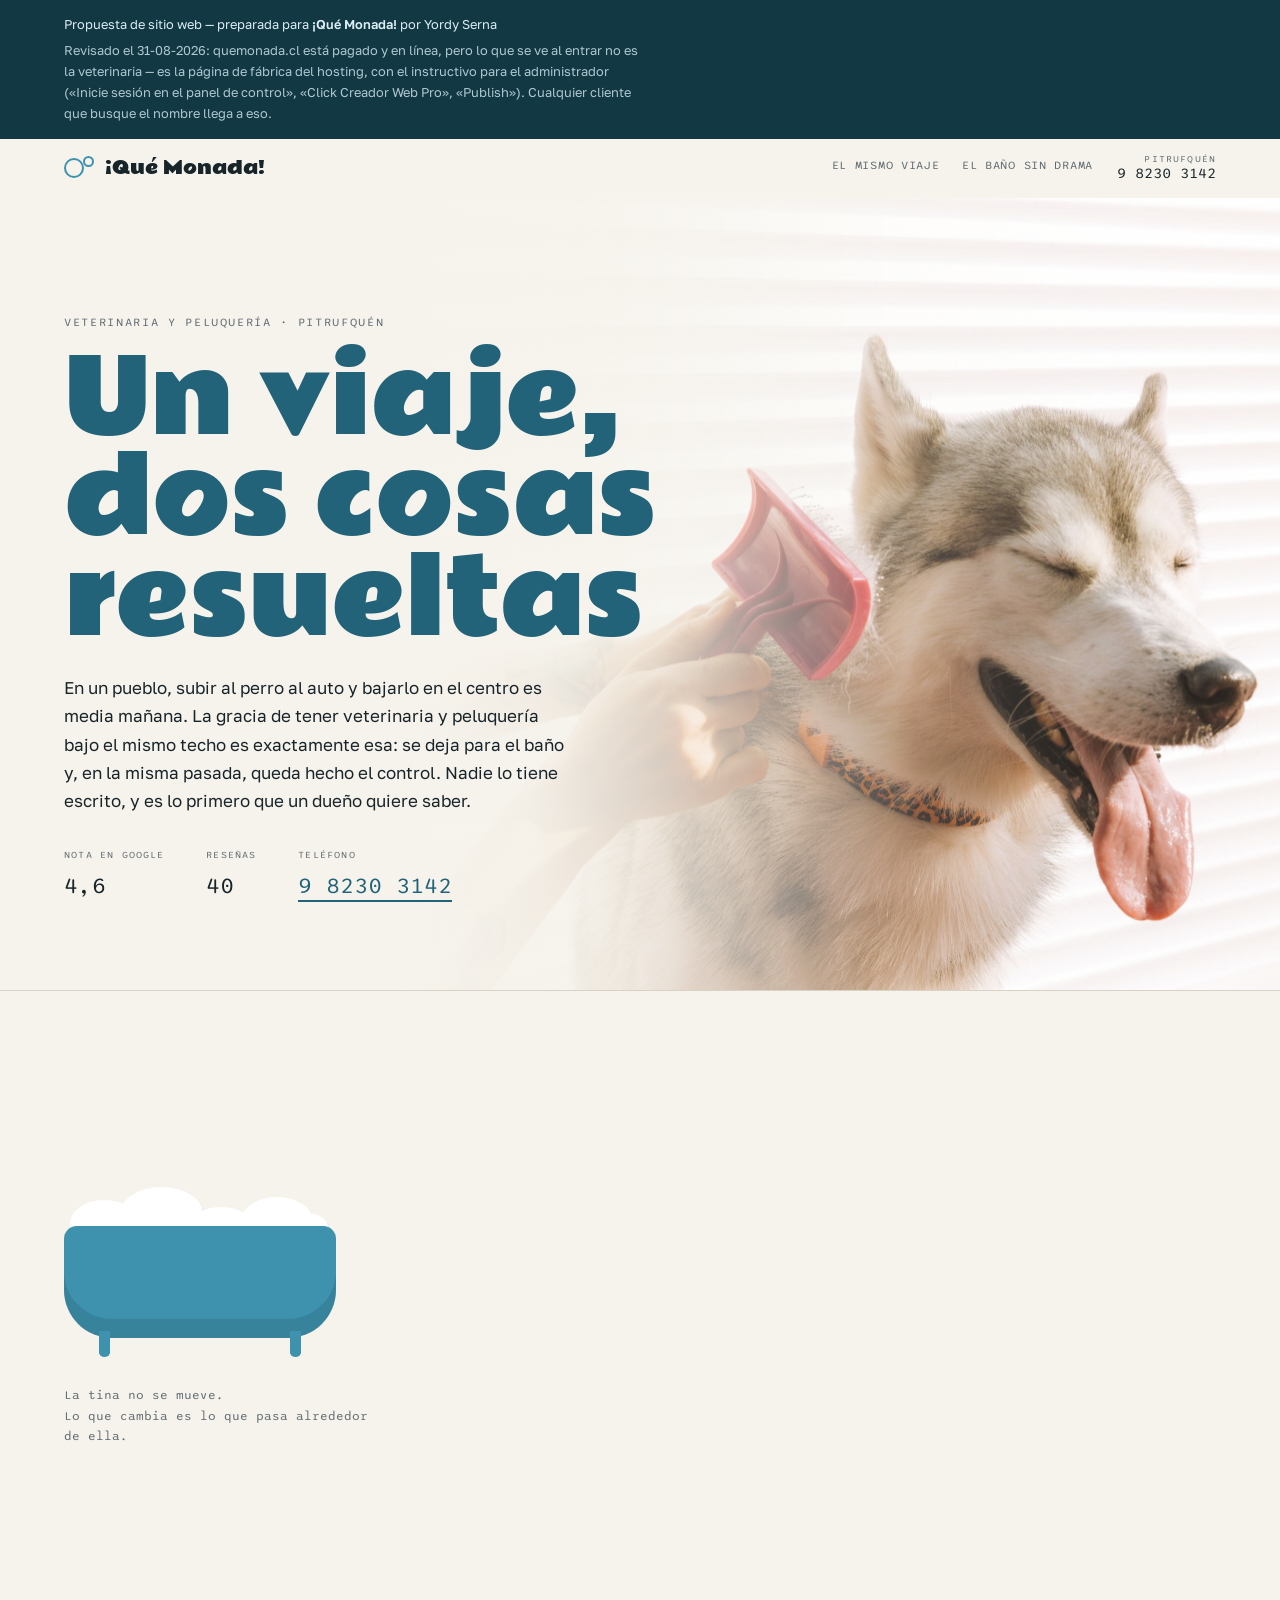
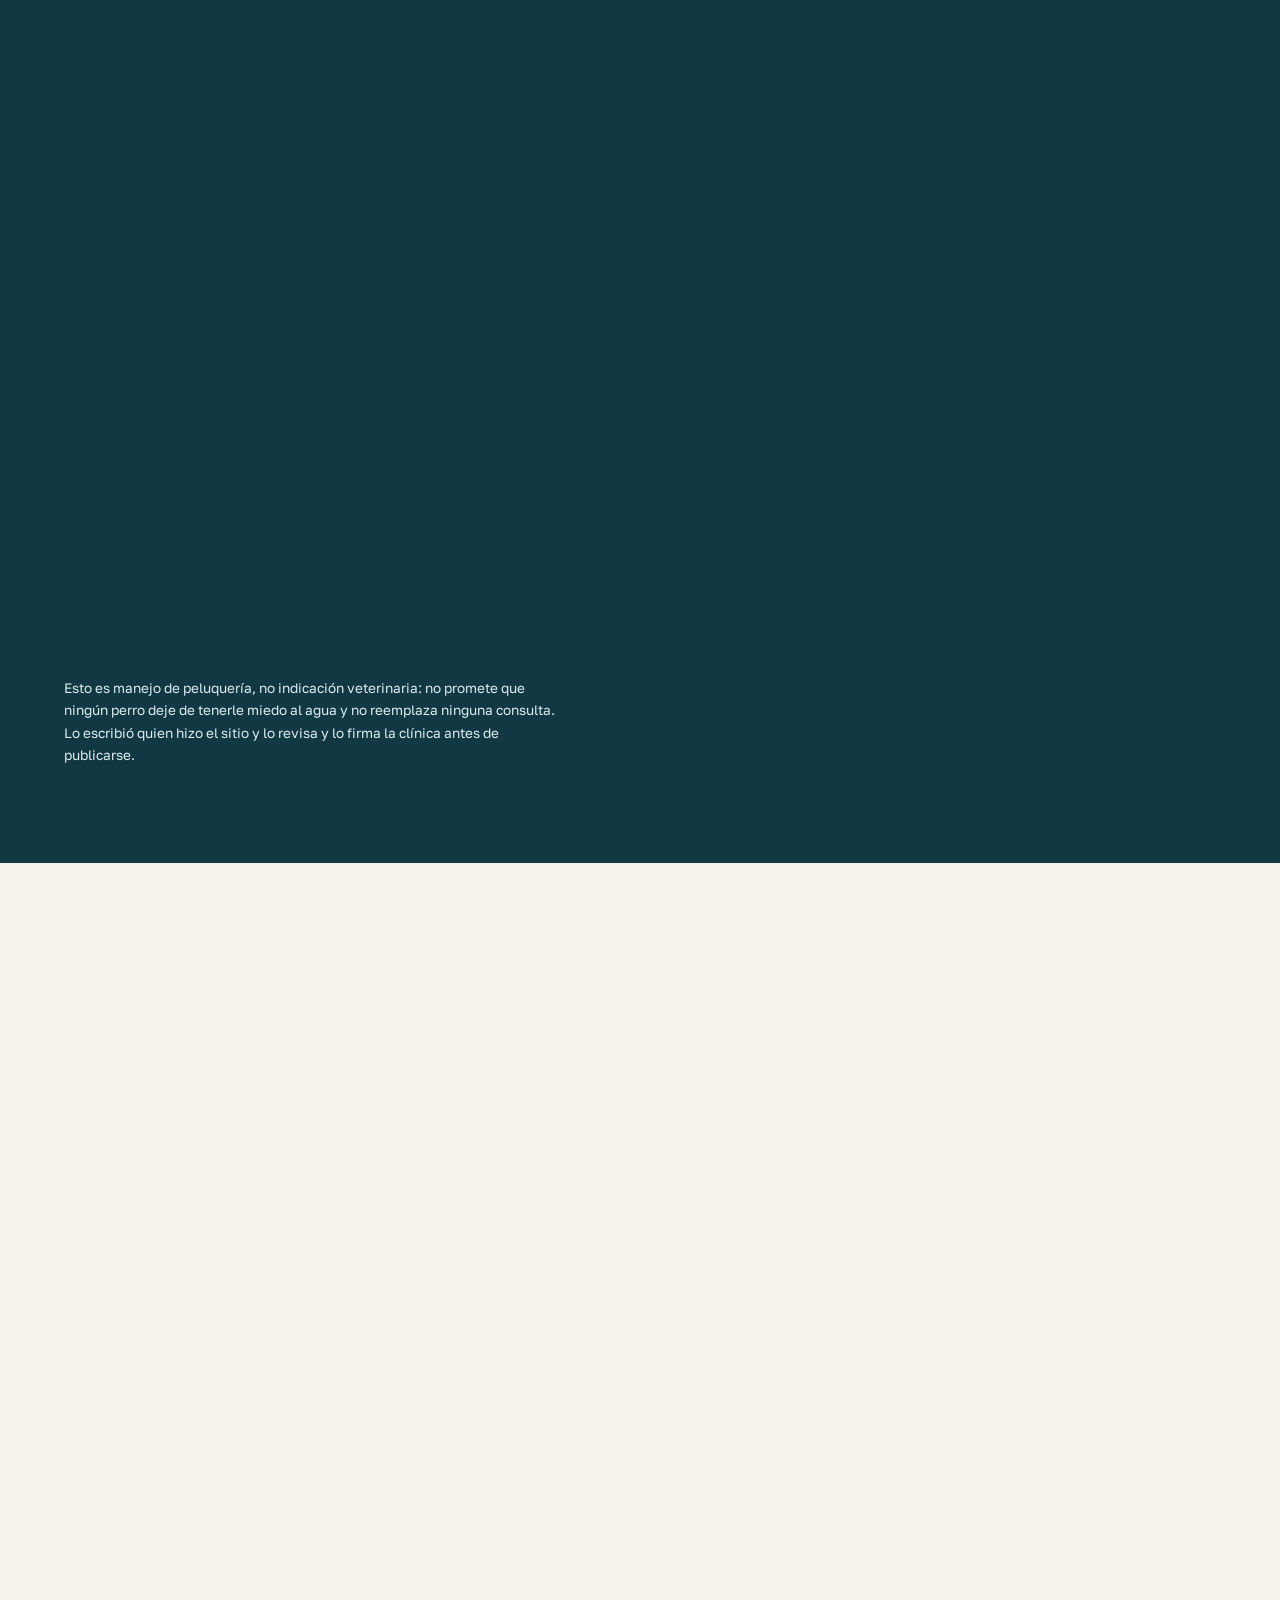
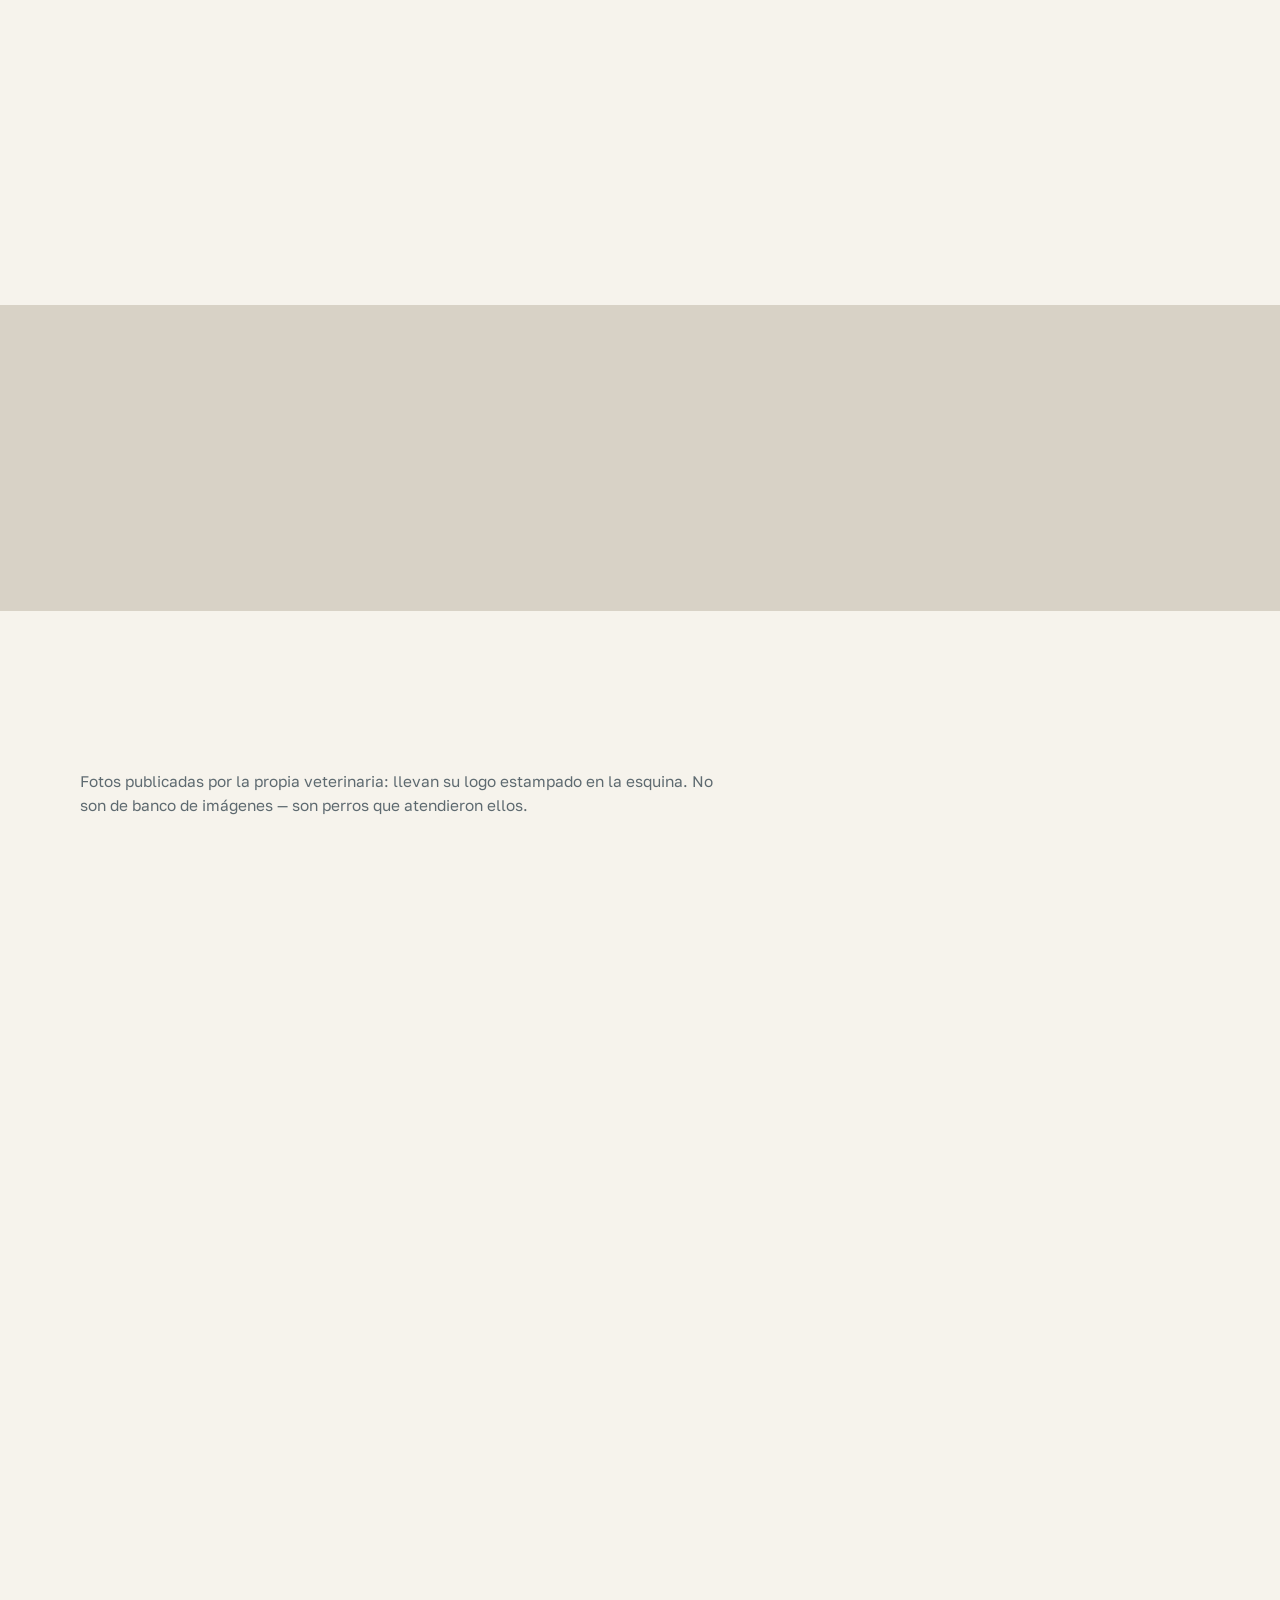
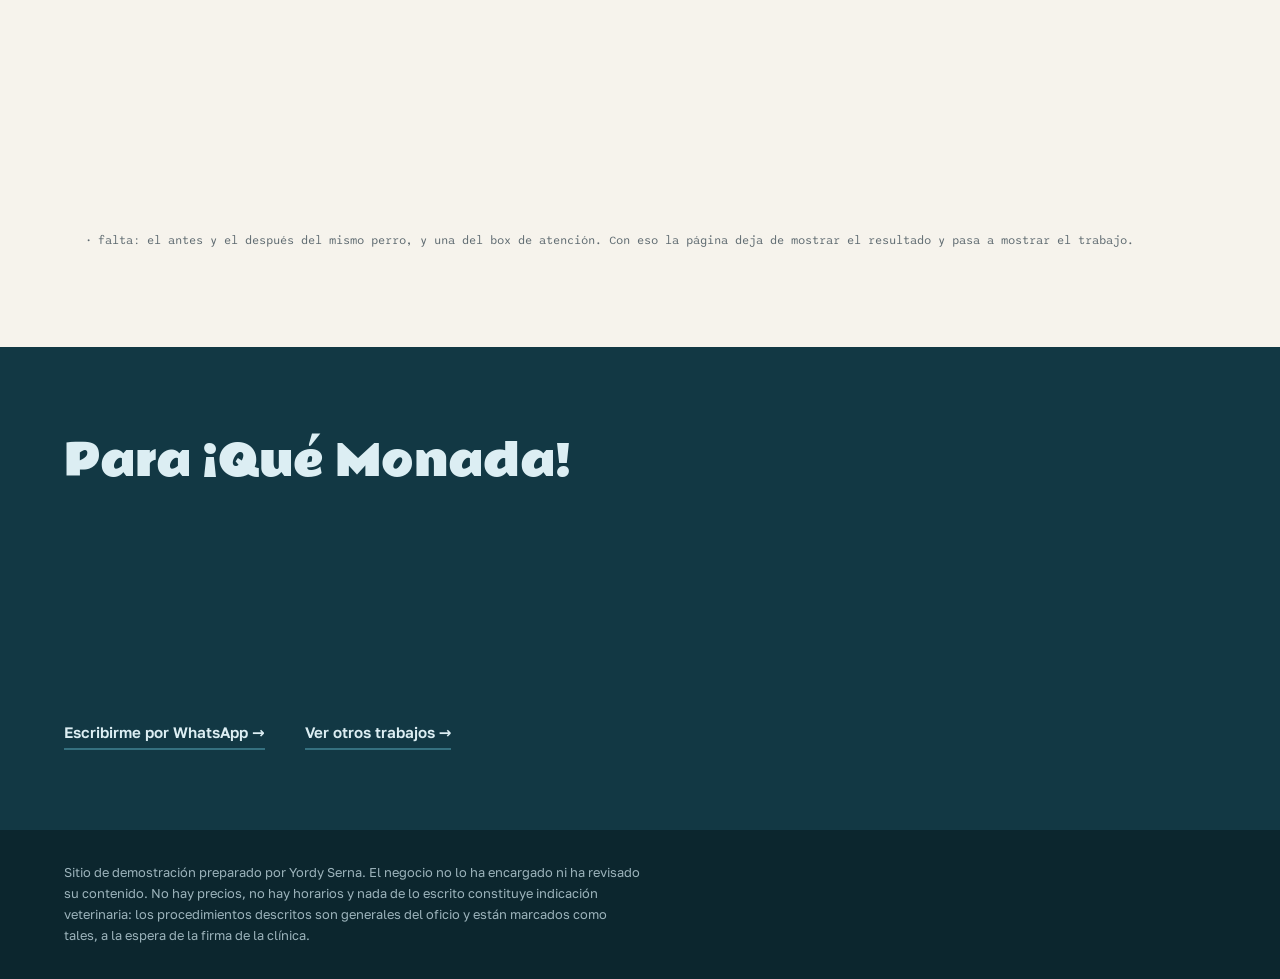
<file: index.html>
<!DOCTYPE html>
<html lang="es-CL" class="no-js">
<head>
<meta charset="utf-8">
<meta name="viewport" content="width=device-width, initial-scale=1">
<meta name="robots" content="noindex, nofollow">
<title>¡Qué Monada! — Pitrufquén</title>
<meta name="description" content="Veterinaria y peluquería canina en Pitrufquén. Baño y control en el mismo viaje, y cómo se maneja el perro al que no le gusta el agua.">

<!-- Política de seguridad de contenido: el navegador sólo puede cargar
     archivos de este mismo sitio. Sin CDN, sin librerías, sin rastreadores.
     Ver skills/web-blindada/references/csp-en-pages.md -->
<meta http-equiv="Content-Security-Policy" content="default-src 'none'; script-src 'self'; style-src 'self'; img-src 'self' data:; font-src 'self'; connect-src 'self'; media-src 'self'; form-action 'self'; base-uri 'none'; frame-src 'none'; object-src 'none'">
<meta name="referrer" content="strict-origin-when-cross-origin">

<!-- Rescate de la clase .js (regla 2 de la casa). En archivo, sin defer:
     inline lo bloquearía la CSP. -->
<script src="js/rescate.js"></script>

<!-- Fuentes propias: cero peticiones a terceros. -->
<link rel="preload" href="assets/fuentes/rammettoone-400-latin.woff2" as="font" type="font/woff2" crossorigin>
<link rel="stylesheet" href="assets/fuentes.css">
<link rel="stylesheet" href="css/estilo.css">
</head>
<body>

<div class="propuesta">
  <p class="propuesta__que">Propuesta de sitio web — preparada para <b>¡Qué Monada!</b> por Yordy Serna</p>
  <p class="propuesta__gancho">Revisado el 31-08-2026: quemonada.cl está pagado y en línea, pero lo que se ve al entrar no es la veterinaria — es la página de fábrica del hosting, con el instructivo para el administrador («Inicie sesión en el panel de control», «Click Creador Web Pro», «Publish»). Cualquier cliente que busque el nombre llega a eso.</p>
</div>

<header class="cab" id="cab">
  <a class="cab__marca" href="#portada">
    <span class="pompa-doble" aria-hidden="true"><i class="pd pd--g"></i><i class="pd pd--c"></i></span>
    <span class="cab__nombre">¡Qué Monada!</span>
  </a>
  <nav class="cab__nav" aria-label="Secciones">
    <a href="#combo">El mismo viaje</a>
    <a href="#agua">El baño sin drama</a>
  </nav>
  <a class="cab__tel" href="tel:+56982303142">
    <span class="cab__tel-rot">Pitrufquén</span>
    <span class="cab__tel-num">9 8230 3142</span>
  </a>
</header>

<main>

<!-- ========= PORTADA ========= -->
<section class="portada portada--foto" id="portada" aria-labelledby="t-portada">
  <!-- FONDO DE PORTADA: 2560 px, nitido. Se disuelve hacia el titular
       con un gradiente lateral, no con desenfoque. -->
  <div class="portada__foto" aria-hidden="true">
    <img src="imagenes/port-01.jpg" width="2560" height="1707"
         decoding="async" fetchpriority="high" alt="">
  </div>

  <div class="pompas" aria-hidden="true">
    <span class="pompa pompa--1"></span>
    <span class="pompa pompa--2"></span>
    <span class="pompa pompa--3"></span>
    <span class="revienta"></span>
  </div>

  <div class="portada__texto">
    <p class="sitio">Veterinaria y peluquería · Pitrufquén</p>
    <h1 id="t-portada">Un viaje,<br>dos cosas<br>resueltas</h1>
    <p class="bajada">En un pueblo, subir al perro al auto y bajarlo en el centro es media
      mañana. La gracia de tener veterinaria y peluquería bajo el mismo techo es
      exactamente esa: se deja para el baño y, en la misma pasada, queda hecho el control.
      Nadie lo tiene escrito, y es lo primero que un dueño quiere saber.</p>
    <dl class="specs">
      <div class="spec"><dt>nota en Google</dt><dd>4,6</dd></div>
      <div class="spec"><dt>reseñas</dt><dd>40</dd></div>
      <div class="spec"><dt>teléfono</dt><dd class="dd--tel"><a href="tel:+56982303142">9 8230 3142</a></dd></div>
    </dl>
  </div>
</section>

<!-- ========= LA PIEZA FIRMA — SPLIT STICKY (estructura G) ========= -->
<section class="combo" id="combo" aria-labelledby="t-combo">
  <!-- AURA DE COLOR: la foto de rubro reventada a desenfoque. No se lee
       como imagen: aporta color y luz detras de una seccion que si no
       seria fondo plano. Aca el desenfoque SI es el efecto, no un parche,
       y por eso el archivo va chico: a 64 px de blur, mas resolucion no
       cambia nada. Sin loading=lazy porque el elemento va en absoluto con
       z-index negativo y el navegador nunca lo considera visible. -->
  <div class="aura" aria-hidden="true">
    <img src="imagenes/aura-01.jpg" width="900" height="506" decoding="async" alt="">
  </div>


  <!-- El lado fijo: LA TINA. Dibujada en CSS, cero bytes de imagen. -->
  <div class="combo__fijo">
    <div class="tina" aria-hidden="true">
      <span class="tina__espuma">
        <i></i><i></i><i></i><i></i><i></i>
      </span>
      <span class="tina__cuerpo"></span>
      <span class="tina__pata tina__pata--i"></span>
      <span class="tina__pata tina__pata--d"></span>
    </div>
    <p class="tina__pie">La tina no se mueve.<br>Lo que cambia es lo que pasa
      alrededor de ella.</p>
  </div>

  <div class="combo__fluye">
    <p class="antetitulo">Baño y control</p>
    <h2 id="t-combo">El mismo viaje</h2>
    <p class="entrada">Ésta es la ventaja real de la casa y no está escrita en ninguna
      parte. Lo de abajo es cómo funciona un combo así en general; lo que hacen ustedes
      exactamente, lo confirman y se escribe con su nombre.</p>
    <p class="marca-ejemplo" data-ejemplo="Cómo funciona en general — el detalle lo confirma la clínica"></p>

    <ol class="viaje">
      <li class="v">
        <p class="v__rot">Al dejar</p>
        <h3>Se entrega para el baño</h3>
        <p>El animal queda en peluquería con la hora acordada. Es el momento en que el
          dueño dice si hay algo que le preocupa —una picazón, una uña, una oreja— y ese
          aviso es lo que hace posible todo lo demás.</p>
      </li>
      <li class="v">
        <p class="v__rot">Mientras está adentro</p>
        <h3>El control queda hecho</h3>
        <p>Con el animal ya en la casa y mojado hasta la piel, es cuando mejor se ve lo que
          en seco no se nota: la piel, las orejas, las uñas, un bulto. Si hay veterinario en
          el mismo local, revisar no cuesta un segundo viaje.
          <span class="falta">falta: confirmar si ustedes coordinan baño y control así</span></p>
      </li>
      <li class="v">
        <p class="v__rot">Al retirar</p>
        <h3>Una sola conversación</h3>
        <p>El dueño escucha una vez lo del baño y lo del control juntos, en vez de dos
          veces en dos lugares distintos. Si hay algo que tratar, se agenda ahí mismo.
          <span class="falta">falta: si entregan algo escrito al retirar</span></p>
      </li>
      <li class="v">
        <p class="v__rot">Lo que hay que decir de frente</p>
        <h3>Lo que NO es</h3>
        <p>No es una consulta veterinaria completa disfrazada de baño, y conviene decirlo
          así. Es una revisión de lo que se ve. Si aparece algo, se conversa y se agenda
          como corresponde: nadie diagnostica a un perro entre el shampoo y el secador.</p>
      </li>
    </ol>

    <p class="firma">La sección existe porque en Pitrufquén el viaje cuenta. Un dueño que
      vive a diez kilómetros no está comparando precios: está calculando cuántas veces
      tiene que sacar el auto.</p>
  </div>
</section>

<!-- ========= EL BAÑO SIN DRAMA ========= -->
<!-- ========= MEDIA PANTALLA ========= -->
<section class="mitades" aria-labelledby="t-mitades">
  <div class="mitades__foto">
    <img src="imagenes/media-01.jpg" width="2200" height="1468"
         loading="lazy" decoding="async" alt="">
  </div>
  <div class="mitades__texto">
    <p class="mitades__ante">La mitad que nadie explica</p>
    <h2 id="t-mitades">El baño se ve. La tusa se nota un mes.</h2>
    <p>Un baño mal secado se paga con hongos, y una tusa mal hecha se paga con un mes de perro raro. Por eso el orden importa: primero se revisa el pelaje, después se decide si se peina o se corta, y recién ahí se moja. Contarlo antes evita la conversación incómoda de después.</p>
  </div>
</section>

<section class="agua" id="agua" aria-labelledby="t-agua">
  <div class="agua__cabecera">
    <p class="antetitulo antetitulo--claro">El perro al que no le gusta el agua</p>
    <h2 id="t-agua">El baño sin drama</h2>
    <p class="entrada">Casi todas las casas tienen uno: el que ve la manguera y se
      esconde. No hay truco mágico y nadie debería prometerlo — hay oficio, que es otra
      cosa, y se puede explicar.</p>
    <p class="marca-ejemplo marca-ejemplo--claro" data-ejemplo="Manejo general del oficio — sin promesas, pendiente de firma"></p>
  </div>

  <div class="cartas">
    <article class="carta">
      <h3>El agua tibia y de a poco</h3>
      <p>Se moja desde las patas hacia arriba y se deja la cabeza para el final. El chorro
        directo en la cara es lo que convierte un baño incómodo en un baño peleado, y esa
        pelea el perro se la acuerda para la próxima vez.</p>
    </article>
    <article class="carta">
      <h3>El piso que no resbala</h3>
      <p>Buena parte del miedo no es al agua: es a patinar. Una alfombra de goma en la tina
        cambia el comportamiento de un perro nervioso más que cualquier otra cosa.</p>
    </article>
    <article class="carta">
      <h3>El ruido del secador</h3>
      <p>Para muchos es peor que el agua. Se puede secar con toalla y aire tibio a
        distancia, y tarda más — pero tarda menos que forzar a un animal que ya entró en
        pánico.</p>
    </article>
    <article class="carta">
      <h3>Cuándo se para</h3>
      <p>Si el animal pasa de incómodo a asustado de verdad, se para. Se termina lo mínimo,
        se seca y se conversa con el dueño qué hacer para la próxima. Un baño no vale un
        animal traumatizado.
        <span class="falta">falta: cómo lo manejan ustedes y qué le avisan al dueño</span></p>
    </article>
  </div>

  <p class="descargo">Esto es manejo de peluquería, no indicación veterinaria: no promete
    que ningún perro deje de tenerle miedo al agua y no reemplaza ninguna consulta. Lo
    escribió quien hizo el sitio y lo revisa y lo firma la clínica antes de publicarse.</p>
</section>

<!-- ========= EL CIERRE — T1 ========= -->
<!-- ========= LA CITA A SANGRE ========= -->
<section class="cita" aria-labelledby="t-cita">
  <div class="cita__foto" aria-hidden="true">
    <img src="imagenes/cita-01.jpg" width="2200" height="1468"
         loading="lazy" decoding="async" alt="">
  </div>
  <blockquote class="cita__texto">
    <p id="t-cita">Un viaje, dos cosas resueltas<br>
      <span class="cita__eco">Veterinaria y peluquería bajo el mismo techo</span></p>
  </blockquote>
</section>

<section class="cierre" id="llamar" aria-labelledby="t-cierre">
  <p class="cierre__rot">Para pedir hora</p>
  <h2 id="t-cierre" class="cierre__tel">
    <a href="tel:+56982303142">9 8230 3142</a>
  </h2>
  <p class="cierre__pie">Es el número publicado en su ficha de Google.</p>
</section>

<!-- ========= LA TIRA ========= -->
<section class="tira" aria-label="Tres imágenes del oficio">
  <figure class="tira__pieza">
    <img src="imagenes/tira-01.jpg" width="1100" height="618" loading="lazy" decoding="async" alt="Tijera despejando el pelo de las patas de un perro sobre la mesa.">
  </figure>
  <figure class="tira__pieza">
    <img src="imagenes/tira-02.jpg" width="1100" height="618" loading="lazy" decoding="async" alt="Corte de uñas a un perro, sujetando la pata con las dos manos.">
  </figure>
  <figure class="tira__pieza">
    <img src="imagenes/tirab-01.jpg" width="1100" height="618" loading="lazy" decoding="async" alt="Perro pequeño sobre la mesa de consulta veterinaria.">
  </figure>
</section>

<!-- ========= LAS FOTOS ========= -->
<section class="galeria" aria-labelledby="t-galeria">
  <h2 id="t-galeria" class="galeria__titulo">Los que salieron de la peluquería</h2>
  <p class="galeria__nota">Fotos publicadas por la propia veterinaria: llevan su logo estampado en la esquina. No son de banco de imágenes — son perros que atendieron ellos.</p>
  <div class="galeria__grilla">
    <figure class="gal gal--izq">
      <img src="imagenes/monada-01.jpg" width="649" height="432" loading="lazy" decoding="async"
           alt="Dos poodles blancos recién tusados, con pañoleta puesta, mirando a la cámara.">
      <figcaption>Dos del mismo día. La tusa y la pañoleta van incluidas.</figcaption>
    </figure>
    <figure class="gal gal--der">
      <img src="imagenes/monada-02.jpg" width="648" height="486" loading="lazy" decoding="async"
           alt="Fachada del local, revestida en zinc gris, con el letrero del logo sobre la puerta.">
      <figcaption>Así se ve desde la calle: el letrero con el logo sobre la puerta.</figcaption>
    </figure>
    <figure class="gal gal--abajo">
      <img src="imagenes/monada-03.jpg" width="649" height="432" loading="lazy" decoding="async"
           alt="Poodle blanco con pañoleta azul de lunares, recién peluqueado.">
      <figcaption>La misma de la portada. Pañoleta azul de lunares.</figcaption>
    </figure>
  </div>
  <p class="galeria__falta">falta: el antes y el después del mismo perro, y una del box de atención. Con eso la página deja de mostrar el resultado y pasa a mostrar el trabajo.</p>
</section>

</main>

<section class="dueno" aria-labelledby="t-dueno">
  <h2 id="t-dueno">Para ¡Qué Monada!</h2>
  <div class="dueno__cols">
    <div>
      <h3>Lo que está verificado</h3>
      <p>El 4,6 con 40 reseñas de su ficha de Google, el teléfono 9 8230 3142, y que
        quemonada.cl está pagado pero muestra la página de fábrica del hosting. Eso último
        se revisó el 31-08-2026 y se puede comprobar abriendo el dominio.</p>
    </div>
    <div>
      <h3>Lo que es general</h3>
      <p>Los cuatro pasos del viaje y las cuatro cartas del baño. Describen cómo funciona
        el oficio, no cómo funcionan ustedes: por eso van marcados y sin firma.</p>
    </div>
    <div>
      <h3>Lo que falta</h3>
      <p>Si de verdad coordinan baño y control en la misma visita, si entregan algo escrito
        al retirar, y cómo manejan al perro que se asusta. Con esas tres respuestas esta
        página deja de describir el rubro y pasa a describirlos a ustedes.</p>
    </div>
  </div>
  <p class="dueno__cierre">
    <a class="flecha" href="https://wa.me/56968650001" rel="noopener">Escribirme por WhatsApp <span aria-hidden="true">→</span></a>
    <a class="flecha" href="https://yordyserna.github.io" rel="noopener">Ver otros trabajos <span aria-hidden="true">→</span></a>
  </p>
</section>

<footer class="pie">
  <p>Sitio de demostración preparado por Yordy Serna. El negocio no lo ha encargado ni ha
    revisado su contenido. No hay precios, no hay horarios y nada de lo escrito constituye
    indicación veterinaria: los procedimientos descritos son generales del oficio y están
    marcados como tales, a la espera de la firma de la clínica.</p>
</footer>

<script src="js/main.js"></script>
</body>
</html>
</file>
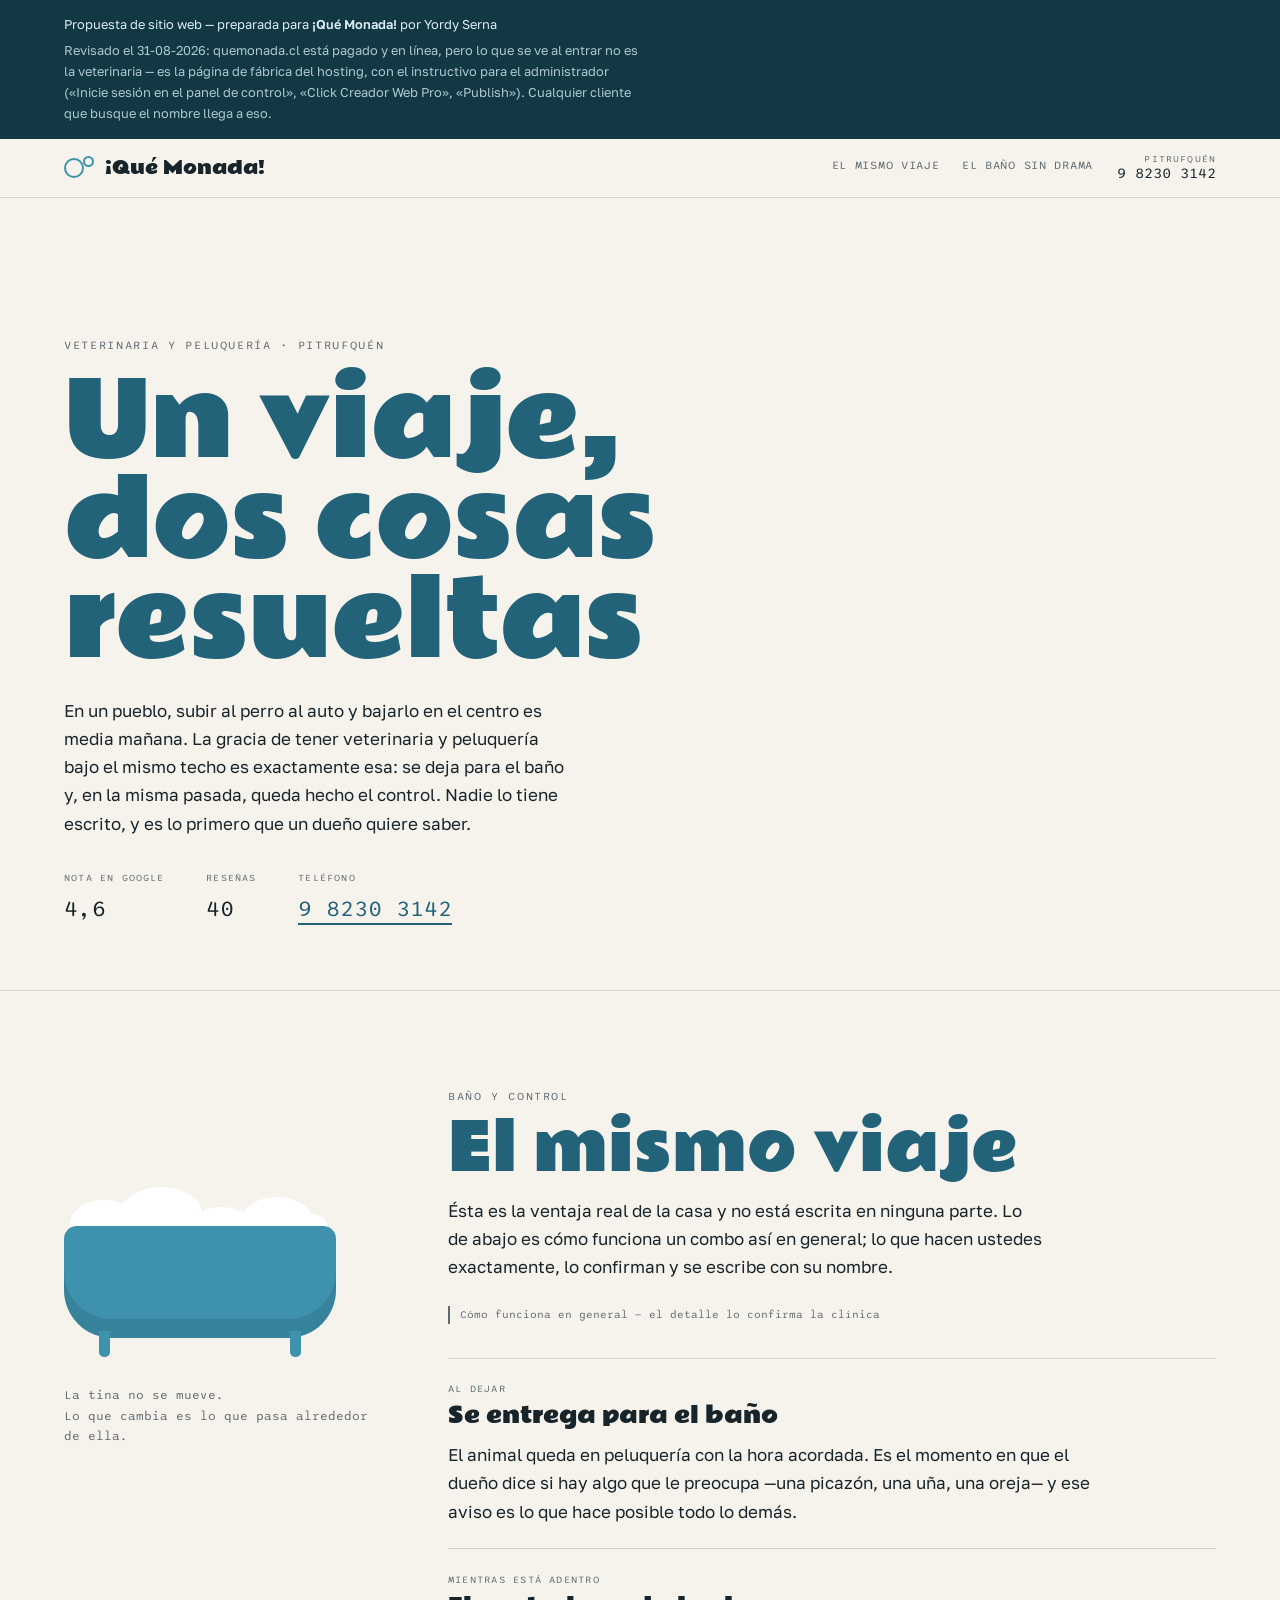
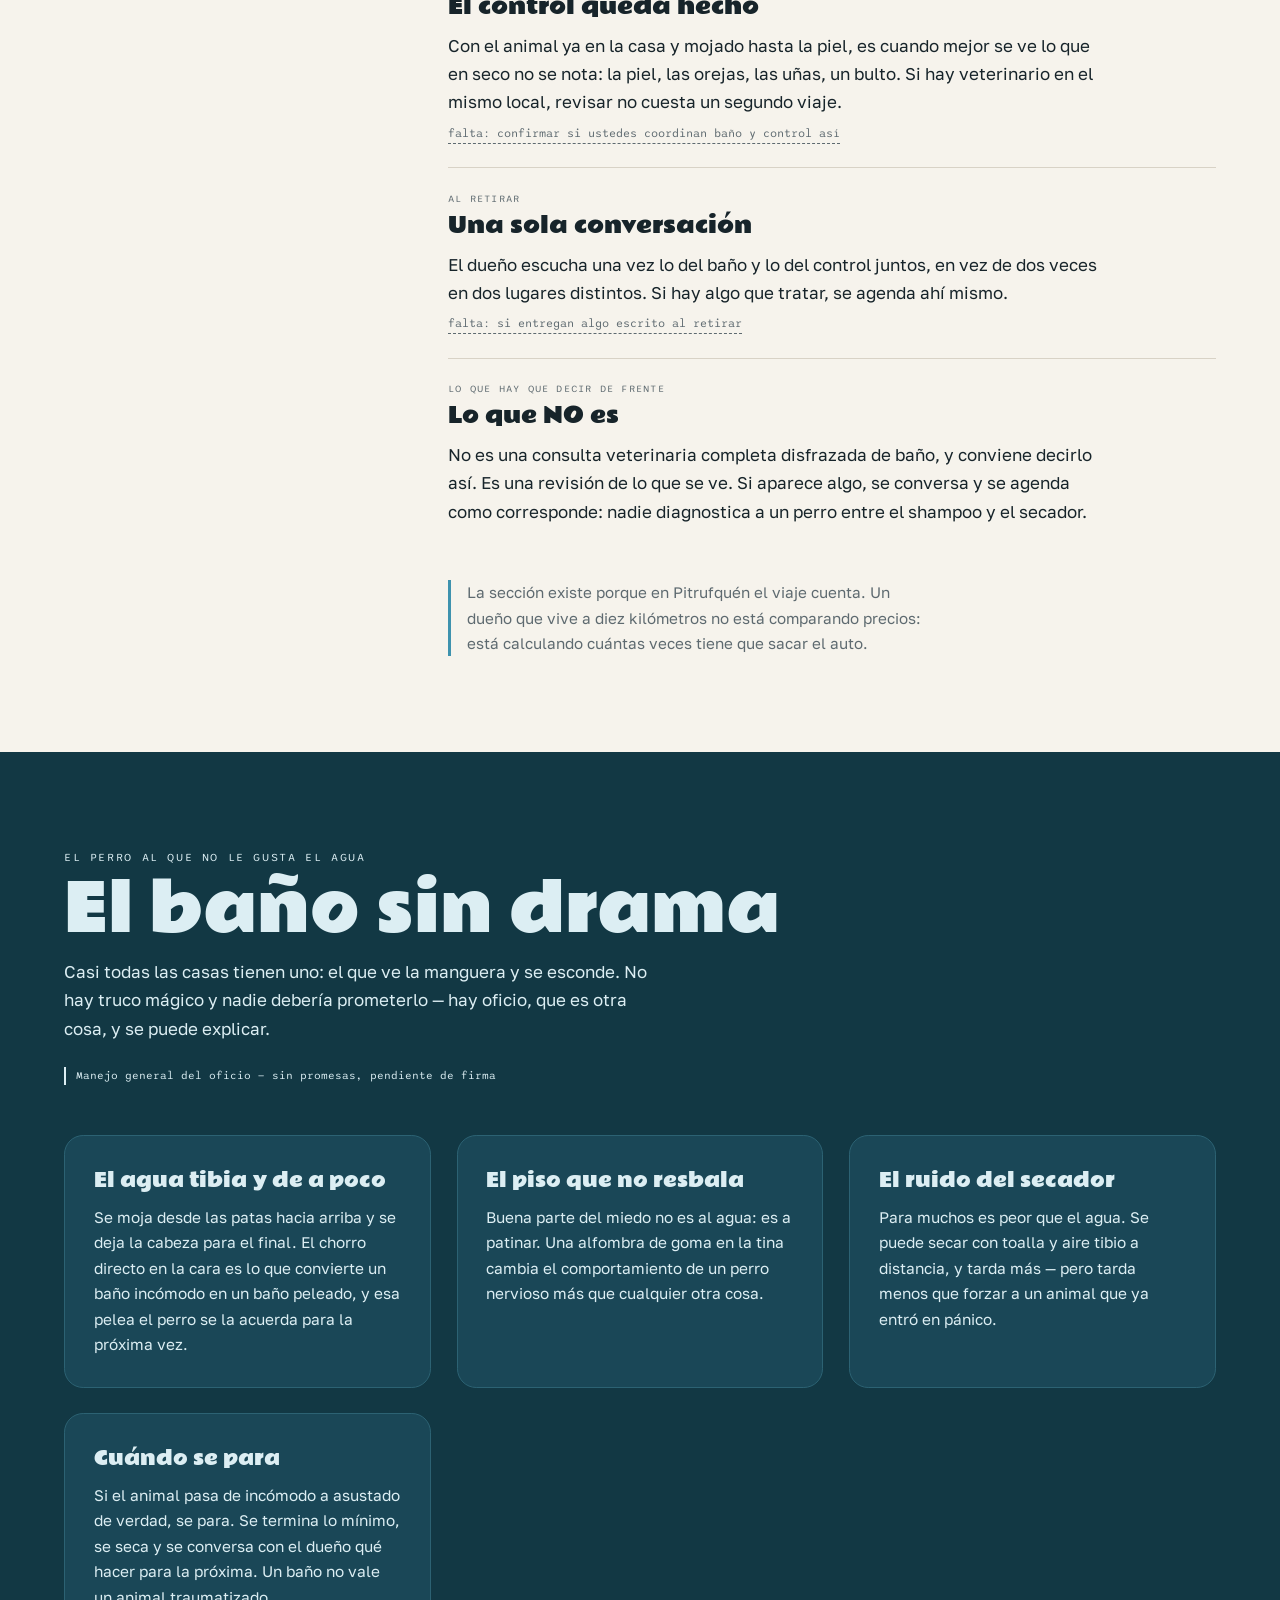
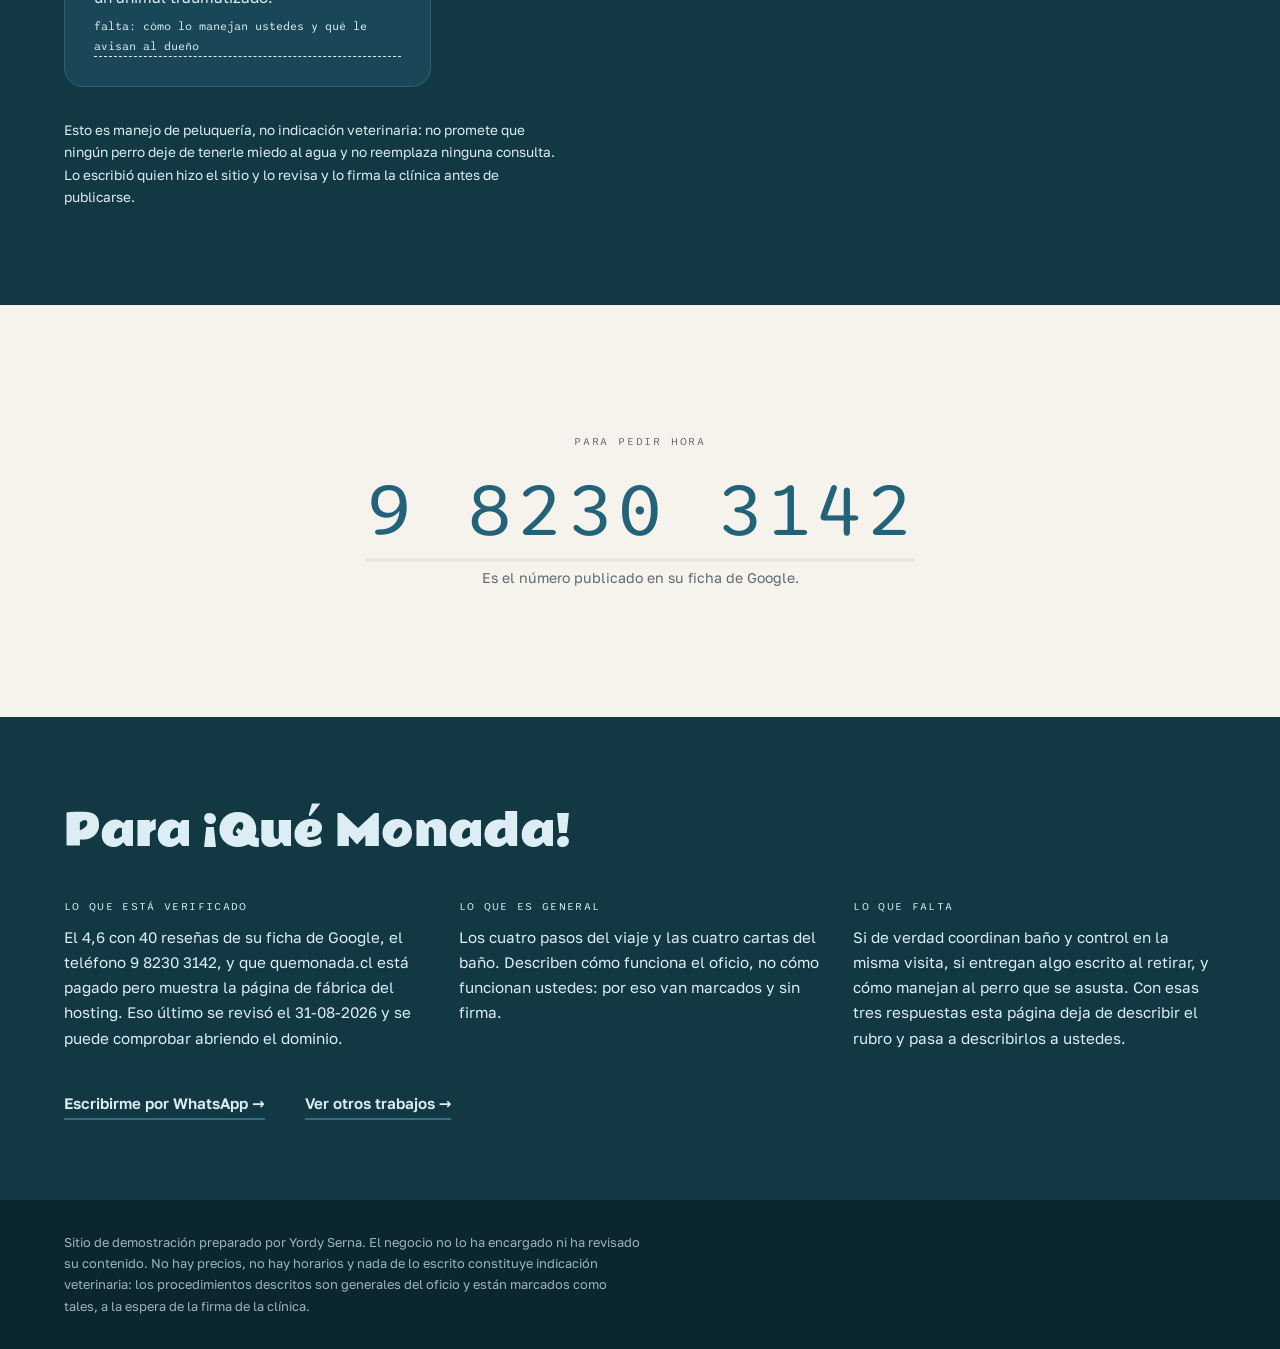
<file: _sinjs.html>
<!DOCTYPE html>
<html lang="es-CL" class="">
<head>
<meta charset="utf-8">
<meta name="viewport" content="width=device-width, initial-scale=1">
<meta name="robots" content="noindex, nofollow">
<title>¡Qué Monada! — Pitrufquén</title>
<meta name="description" content="Veterinaria y peluquería canina en Pitrufquén. Baño y control en el mismo viaje, y cómo se maneja el perro al que no le gusta el agua.">

<!-- Política de seguridad de contenido: el navegador sólo puede cargar
     archivos de este mismo sitio. Sin CDN, sin librerías, sin rastreadores.
     Ver skills/web-blindada/references/csp-en-pages.md -->
<meta http-equiv="Content-Security-Policy" content="default-src 'none'; script-src 'self'; style-src 'self'; img-src 'self' data:; font-src 'self'; connect-src 'self'; media-src 'self'; form-action 'self'; base-uri 'none'; frame-src 'none'; object-src 'none'">
<meta name="referrer" content="strict-origin-when-cross-origin">

<!-- Rescate de la clase .js (regla 2 de la casa). En archivo, sin defer:
     inline lo bloquearía la CSP. -->

<!-- Fuentes propias: cero peticiones a terceros. -->
<link rel="preload" href="assets/fuentes/rammettoone-400-latin.woff2" as="font" type="font/woff2" crossorigin>
<link rel="stylesheet" href="assets/fuentes.css">
<link rel="stylesheet" href="css/estilo.css">
</head>
<body>

<div class="propuesta">
  <p class="propuesta__que">Propuesta de sitio web — preparada para <b>¡Qué Monada!</b> por Yordy Serna</p>
  <p class="propuesta__gancho">Revisado el 31-08-2026: quemonada.cl está pagado y en línea, pero lo que se ve al entrar no es la veterinaria — es la página de fábrica del hosting, con el instructivo para el administrador («Inicie sesión en el panel de control», «Click Creador Web Pro», «Publish»). Cualquier cliente que busque el nombre llega a eso.</p>
</div>

<header class="cab" id="cab">
  <a class="cab__marca" href="#portada">
    <span class="pompa-doble" aria-hidden="true"><i class="pd pd--g"></i><i class="pd pd--c"></i></span>
    <span class="cab__nombre">¡Qué Monada!</span>
  </a>
  <nav class="cab__nav" aria-label="Secciones">
    <a href="#combo">El mismo viaje</a>
    <a href="#agua">El baño sin drama</a>
  </nav>
  <a class="cab__tel" href="tel:+56982303142">
    <span class="cab__tel-rot">Pitrufquén</span>
    <span class="cab__tel-num">9 8230 3142</span>
  </a>
</header>

<main>

<!-- ========= PORTADA ========= -->
<section class="portada" id="portada" aria-labelledby="t-portada">
  <div class="pompas" aria-hidden="true">
    <span class="pompa pompa--1"></span>
    <span class="pompa pompa--2"></span>
    <span class="pompa pompa--3"></span>
    <span class="revienta"></span>
  </div>

  <div class="portada__texto">
    <p class="sitio">Veterinaria y peluquería · Pitrufquén</p>
    <h1 id="t-portada">Un viaje,<br>dos cosas<br>resueltas</h1>
    <p class="bajada">En un pueblo, subir al perro al auto y bajarlo en el centro es media
      mañana. La gracia de tener veterinaria y peluquería bajo el mismo techo es
      exactamente esa: se deja para el baño y, en la misma pasada, queda hecho el control.
      Nadie lo tiene escrito, y es lo primero que un dueño quiere saber.</p>
    <dl class="specs">
      <div class="spec"><dt>nota en Google</dt><dd>4,6</dd></div>
      <div class="spec"><dt>reseñas</dt><dd>40</dd></div>
      <div class="spec"><dt>teléfono</dt><dd class="dd--tel"><a href="tel:+56982303142">9 8230 3142</a></dd></div>
    </dl>
  </div>
</section>

<!-- ========= LA PIEZA FIRMA — SPLIT STICKY (estructura G) ========= -->
<section class="combo" id="combo" aria-labelledby="t-combo">

  <!-- El lado fijo: LA TINA. Dibujada en CSS, cero bytes de imagen. -->
  <div class="combo__fijo">
    <div class="tina" aria-hidden="true">
      <span class="tina__espuma">
        <i></i><i></i><i></i><i></i><i></i>
      </span>
      <span class="tina__cuerpo"></span>
      <span class="tina__pata tina__pata--i"></span>
      <span class="tina__pata tina__pata--d"></span>
    </div>
    <p class="tina__pie">La tina no se mueve.<br>Lo que cambia es lo que pasa
      alrededor de ella.</p>
  </div>

  <div class="combo__fluye">
    <p class="antetitulo">Baño y control</p>
    <h2 id="t-combo">El mismo viaje</h2>
    <p class="entrada">Ésta es la ventaja real de la casa y no está escrita en ninguna
      parte. Lo de abajo es cómo funciona un combo así en general; lo que hacen ustedes
      exactamente, lo confirman y se escribe con su nombre.</p>
    <p class="marca-ejemplo" data-ejemplo="Cómo funciona en general — el detalle lo confirma la clínica"></p>

    <ol class="viaje">
      <li class="v">
        <p class="v__rot">Al dejar</p>
        <h3>Se entrega para el baño</h3>
        <p>El animal queda en peluquería con la hora acordada. Es el momento en que el
          dueño dice si hay algo que le preocupa —una picazón, una uña, una oreja— y ese
          aviso es lo que hace posible todo lo demás.</p>
      </li>
      <li class="v">
        <p class="v__rot">Mientras está adentro</p>
        <h3>El control queda hecho</h3>
        <p>Con el animal ya en la casa y mojado hasta la piel, es cuando mejor se ve lo que
          en seco no se nota: la piel, las orejas, las uñas, un bulto. Si hay veterinario en
          el mismo local, revisar no cuesta un segundo viaje.
          <span class="falta">falta: confirmar si ustedes coordinan baño y control así</span></p>
      </li>
      <li class="v">
        <p class="v__rot">Al retirar</p>
        <h3>Una sola conversación</h3>
        <p>El dueño escucha una vez lo del baño y lo del control juntos, en vez de dos
          veces en dos lugares distintos. Si hay algo que tratar, se agenda ahí mismo.
          <span class="falta">falta: si entregan algo escrito al retirar</span></p>
      </li>
      <li class="v">
        <p class="v__rot">Lo que hay que decir de frente</p>
        <h3>Lo que NO es</h3>
        <p>No es una consulta veterinaria completa disfrazada de baño, y conviene decirlo
          así. Es una revisión de lo que se ve. Si aparece algo, se conversa y se agenda
          como corresponde: nadie diagnostica a un perro entre el shampoo y el secador.</p>
      </li>
    </ol>

    <p class="firma">La sección existe porque en Pitrufquén el viaje cuenta. Un dueño que
      vive a diez kilómetros no está comparando precios: está calculando cuántas veces
      tiene que sacar el auto.</p>
  </div>
</section>

<!-- ========= EL BAÑO SIN DRAMA ========= -->
<section class="agua" id="agua" aria-labelledby="t-agua">
  <div class="agua__cabecera">
    <p class="antetitulo antetitulo--claro">El perro al que no le gusta el agua</p>
    <h2 id="t-agua">El baño sin drama</h2>
    <p class="entrada">Casi todas las casas tienen uno: el que ve la manguera y se
      esconde. No hay truco mágico y nadie debería prometerlo — hay oficio, que es otra
      cosa, y se puede explicar.</p>
    <p class="marca-ejemplo marca-ejemplo--claro" data-ejemplo="Manejo general del oficio — sin promesas, pendiente de firma"></p>
  </div>

  <div class="cartas">
    <article class="carta">
      <h3>El agua tibia y de a poco</h3>
      <p>Se moja desde las patas hacia arriba y se deja la cabeza para el final. El chorro
        directo en la cara es lo que convierte un baño incómodo en un baño peleado, y esa
        pelea el perro se la acuerda para la próxima vez.</p>
    </article>
    <article class="carta">
      <h3>El piso que no resbala</h3>
      <p>Buena parte del miedo no es al agua: es a patinar. Una alfombra de goma en la tina
        cambia el comportamiento de un perro nervioso más que cualquier otra cosa.</p>
    </article>
    <article class="carta">
      <h3>El ruido del secador</h3>
      <p>Para muchos es peor que el agua. Se puede secar con toalla y aire tibio a
        distancia, y tarda más — pero tarda menos que forzar a un animal que ya entró en
        pánico.</p>
    </article>
    <article class="carta">
      <h3>Cuándo se para</h3>
      <p>Si el animal pasa de incómodo a asustado de verdad, se para. Se termina lo mínimo,
        se seca y se conversa con el dueño qué hacer para la próxima. Un baño no vale un
        animal traumatizado.
        <span class="falta">falta: cómo lo manejan ustedes y qué le avisan al dueño</span></p>
    </article>
  </div>

  <p class="descargo">Esto es manejo de peluquería, no indicación veterinaria: no promete
    que ningún perro deje de tenerle miedo al agua y no reemplaza ninguna consulta. Lo
    escribió quien hizo el sitio y lo revisa y lo firma la clínica antes de publicarse.</p>
</section>

<!-- ========= EL CIERRE — T1 ========= -->
<section class="cierre" id="llamar" aria-labelledby="t-cierre">
  <p class="cierre__rot">Para pedir hora</p>
  <h2 id="t-cierre" class="cierre__tel">
    <a href="tel:+56982303142">9 8230 3142</a>
  </h2>
  <p class="cierre__pie">Es el número publicado en su ficha de Google.</p>
</section>

</main>

<section class="dueno" aria-labelledby="t-dueno">
  <h2 id="t-dueno">Para ¡Qué Monada!</h2>
  <div class="dueno__cols">
    <div>
      <h3>Lo que está verificado</h3>
      <p>El 4,6 con 40 reseñas de su ficha de Google, el teléfono 9 8230 3142, y que
        quemonada.cl está pagado pero muestra la página de fábrica del hosting. Eso último
        se revisó el 31-08-2026 y se puede comprobar abriendo el dominio.</p>
    </div>
    <div>
      <h3>Lo que es general</h3>
      <p>Los cuatro pasos del viaje y las cuatro cartas del baño. Describen cómo funciona
        el oficio, no cómo funcionan ustedes: por eso van marcados y sin firma.</p>
    </div>
    <div>
      <h3>Lo que falta</h3>
      <p>Si de verdad coordinan baño y control en la misma visita, si entregan algo escrito
        al retirar, y cómo manejan al perro que se asusta. Con esas tres respuestas esta
        página deja de describir el rubro y pasa a describirlos a ustedes.</p>
    </div>
  </div>
  <p class="dueno__cierre">
    <a class="flecha" href="https://wa.me/56968650001" rel="noopener">Escribirme por WhatsApp <span aria-hidden="true">→</span></a>
    <a class="flecha" href="https://yordyserna.github.io" rel="noopener">Ver otros trabajos <span aria-hidden="true">→</span></a>
  </p>
</section>

<footer class="pie">
  <p>Sitio de demostración preparado por Yordy Serna. El negocio no lo ha encargado ni ha
    revisado su contenido. No hay precios, no hay horarios y nada de lo escrito constituye
    indicación veterinaria: los procedimientos descritos son generales del oficio y están
    marcados como tales, a la espera de la firma de la clínica.</p>
</footer>

</body>
</html>
</file>
<file: assets/fuentes.css>
﻿/* ==================================================================
   Fuentes self-hosted. Generado por self-hostear-fuentes.ps1
   Origen: https://fonts.googleapis.com/css2?family=Rammetto+One&family=Golos+Text:wght@400..600&family=Sono:wght@400..500&display=swap

   Se sirven desde el mismo dominio: sin peticiones a Google, sin
   DNS ni TLS extra. La display va con <link rel=preload> en el HTML.
   Subset latin: cubre el espanol completo (tildes, enie, dieresis).
   ================================================================== */

@font-face {
  font-family: 'Golos Text';
  font-style: normal;
  font-weight: 400 600;
  font-display: swap;
  src: url('fuentes/golostext-var-latin.woff2') format('woff2');
  unicode-range: U+0000-00FF, U+0131, U+0152-0153, U+02BB-02BC, U+02C6, U+02DA, U+02DC, U+0304, U+0308, U+0329, U+2000-206F, U+20AC, U+2122, U+2191, U+2193, U+2212, U+2215, U+FEFF, U+FFFD;
}

@font-face {
  font-family: 'Rammetto One';
  font-style: normal;
  font-weight: 400;
  font-display: swap;
  src: url('fuentes/rammettoone-400-latin.woff2') format('woff2');
  unicode-range: U+0000-00FF, U+0131, U+0152-0153, U+02BB-02BC, U+02C6, U+02DA, U+02DC, U+0304, U+0308, U+0329, U+2000-206F, U+20AC, U+2122, U+2191, U+2193, U+2212, U+2215, U+FEFF, U+FFFD;
}

@font-face {
  font-family: 'Sono';
  font-style: normal;
  font-weight: 400 500;
  font-display: swap;
  src: url('fuentes/sono-var-latin.woff2') format('woff2');
  unicode-range: U+0000-00FF, U+0131, U+0152-0153, U+02BB-02BC, U+02C6, U+02DA, U+02DC, U+0304, U+0308, U+0329, U+2000-206F, U+20AC, U+2122, U+2191, U+2193, U+2212, U+2215, U+FEFF, U+FFFD;
}
</file>
<file: css/estilo.css>
/* ══════════════════════════════════════════════════════════════════
   ¡QUE MONADA! · Pitrufquen
   Demo 168. Identidad: «POMPAS DE JABON».

   EL NOMBRE SE ESCRIBE CON SUS SIGNOS: «¡Que Monada!», con apertura
   y cierre. Va asi en el <title>, en la cabecera y en el pie.

   LA DIRECCION EN UNA FRASE
   Una peluqueria canina con veterinaria al lado es, para el dueno,
   un viaje que rinde el doble. La pagina se ve como el agua de esa
   tina: crudo, celeste jabonoso y pompas — pero el contenido es
   logistica de pueblo, no ternura.

   LA PALETA
   --crudo    #F6F3EC  fondo
   --agua     #22637A  CELESTE JABONOSO para TEXTO (5,9:1 sobre crudo)
   --agua-obj #3E92AE  el mismo celeste para OBJETOS DIBUJADOS (la
                       tina, las pompas). NO SE USA EN TEXTO: sobre
                       crudo da 3,1:1. Leccion de la 154: el color de
                       texto y el color de objeto son dos variables
                       distintas y hay que declararlas por separado.
   --hondo    #123844  agua profunda: el fondo de la seccion oscura
   --espuma   #DCEEF3  texto sobre hondo (10,1:1)
   --tinta    #17242A  texto sobre crudo

   DESLINDE DE CELESTES DEL REGISTRO:
     · la bata de la 110 es UNIFORME (tela plana de clinica)
     · la manta de la 161 es TEXTIL de noche (opaca, abrigada)
     · el gel de la 173 sera una RAYA de pasta (viscosa)
   Este es AGUA JABONOSA: translucido, con espuma y con brillo. Por
   eso es el unico que aparece en forma de circulos y burbujas.

   EL TORNASOL DE LAS POMPAS — deslinde con el mejillon de la 141:
   aquel es NACAR, tornasol organico de concha, y va sobre una
   superficie dura. El de aca es de POMPA: aire y jabon, un anillo
   `conic-gradient` MUY suave en el borde y nada en el centro, porque
   una pompa es transparente por dentro.

   EL TRIO
   · display · Rammetto One — redonda y gordita, es letra de burbuja
     sin caer en infantil. Primera vez en el registro.
   · cuerpo  · Golos Text — humanista, redondeada, aguanta bien al
     lado de una display tan pesada.
   · dato    · Sono (variable) — REPETICION CONSCIENTE, no descuido:
     a la altura de la demo 168 el catalogo de monos de Google esta
     agotado (la columna de identidades.md lleva 40 nombres). Se
     elige la repeticion que MENOS se nota y que mejor calza: Sono es
     la unica mono de esquinas blandas del catalogo y esta pagina es
     toda curvas. Anotado en el registro.

   LA CABECERA (134ª del oficio) — LA POMPA DOBLE
   Dos circulos pegados, uno grande y uno chico, y el brillito de luz
   (un arco fino) en el grande. Sin el arco parecen dos puntos; con el
   arco son jabon.

   EL FONDO — POMPAS QUE FLOTAN Y UNA REVIENTA
   Tres pompas suben lentas derivando de lado, y arriba UNA revienta:
   desaparece dejando un anillo que se expande un instante.
   DESLINDE con la 91 (el schop): alli las burbujas eran CHICAS,
   MUCHAS y CONTINUAS, subiendo en columna dentro del vaso — gas
   disuelto. Estas son GRANDES, POCAS y SUELTAS, derivan de lado
   porque no van dentro de nada, y una revienta: el gas no revienta,
   el jabon si.
   Reduced-motion: pompas quietas y ninguna revienta.

   LA ESTRUCTURA — G (split sticky)
   Izquierda fija: LA TINA (objeto CSS, escalon 1 de profundidad-web:
   si se puede dibujar, se dibuja). Derecha: el combo baño+control.
   DESLINDE con los G del registro: aca el lado fijo es un objeto CON
   AGUA ADENTRO — la espuma se mueve sola mientras el texto pasa al
   lado.
   ══════════════════════════════════════════════════════════════════ */

:root {
  --crudo:    #F6F3EC;
  --crudo-2:  #ECE7DC;
  --agua:     #22637A;
  --agua-obj: #3E92AE;
  --hondo:    #123844;
  --espuma:   #DCEEF3;
  --tinta:    #17242A;
  --gris:     #5E6A70;
  --linea:    #D8D2C6;

  --display: 'Rammetto One', system-ui, sans-serif;
  --cuerpo:  'Golos Text', system-ui, -apple-system, 'Segoe UI', sans-serif;
  --dato:    'Sono', ui-monospace, 'Consolas', monospace;
}

*, *::before, *::after { box-sizing: border-box; }
[hidden] { display: none !important; }

html { -webkit-text-size-adjust: 100%; scroll-behavior: smooth; }
@media (prefers-reduced-motion: reduce) { html { scroll-behavior: auto; } }

body {
  margin: 0;
  background: var(--crudo);
  color: var(--tinta);
  font-family: var(--cuerpo);
  font-size: 1.0625rem;
  line-height: 1.66;
  overflow-x: hidden;
}

h1, h2, h3 { font-family: var(--display); font-weight: 400; margin: 0; }
p { margin: 0 0 1rem; }
a { color: inherit; }

:focus-visible { outline: 2px solid var(--agua); outline-offset: 3px; }

/* ── la banda de propuesta ── */
.propuesta {
  background: var(--hondo); color: var(--espuma);
  padding: .9rem clamp(1.2rem, 5vw, 4rem);
}
.propuesta__que { font-size: .8rem; margin: 0 0 .25rem; }
.propuesta__gancho { font-size: .8rem; color: #AFC8D1; margin: 0; max-width: 72ch; }

/* ── cabecera fantasma ── */
.cab {
  position: sticky; top: 0; z-index: 40;
  display: flex; align-items: center; gap: 1.5rem;
  padding: .85rem clamp(1.2rem, 5vw, 4rem);
  background: var(--crudo);
  border-bottom: 1px solid var(--linea);
}
.js .cab { transition: background-color .3s, border-color .3s; }
.js .cab:not(.cab--flota) { background: transparent; border-bottom-color: transparent; }

.cab__marca { display: flex; align-items: center; gap: .7rem; text-decoration: none; }
.cab__nombre { font-family: var(--display); font-size: 1.15rem; }

/* LA POMPA DOBLE — la cabecera 134ª. */
.pompa-doble { position: relative; display: block; width: 30px; height: 24px; flex: none; }
.pd { position: absolute; border-radius: 50%; border: 2px solid var(--agua-obj); }
.pd--g { left: 0; top: 2px; width: 20px; height: 20px; }
/* el brillito: un arco fino arriba a la izquierda. Sin esto son dos
   puntos; con esto son jabon. */
.pd--g::after {
  content: ''; position: absolute; left: 3px; top: 2px;
  width: 8px; height: 8px;
  border: 2px solid var(--crudo);
  border-radius: 50%;
  border-right-color: transparent; border-bottom-color: transparent;
  transform: rotate(-20deg);
}
.pd--c { right: 0; top: 0; width: 11px; height: 11px; }

.cab__nav { margin-left: auto; display: flex; gap: 1.4rem; }
.cab__nav a {
  font-family: var(--dato); font-size: .74rem;
  letter-spacing: .06em; text-transform: uppercase;
  text-decoration: none; color: var(--gris);
  border-bottom: 1px solid transparent; padding-bottom: 2px;
}
.cab__nav a:hover { color: var(--agua); border-bottom-color: var(--agua); }

.cab__tel { text-decoration: none; text-align: right; line-height: 1.15; }
.cab__tel-rot {
  display: block; font-family: var(--dato); font-size: .6rem;
  letter-spacing: .12em; text-transform: uppercase; color: var(--gris);
}
.cab__tel-num { display: block; font-family: var(--dato); font-size: .95rem; }

@media (max-width: 820px) {
  .cab__nav { display: none; }
  .cab__tel { margin-left: auto; }
}

/* ══════ PORTADA ══════ */
.portada {
  position: relative;
  min-height: 88svh;
  display: flex; align-items: center;
  padding: clamp(2rem, 6vw, 5rem) clamp(1.2rem, 5vw, 4rem) 0;
  overflow: hidden;
}
.portada__texto { position: relative; z-index: 2; max-width: 44rem; }

/* LAS POMPAS */
.pompas { position: absolute; inset: 0; z-index: 1; pointer-events: none; }
.pompa, .revienta {
  position: absolute; border-radius: 50%;
  border: 2px solid rgba(62,146,174,.42);
  /* el tornasol: un anillo conico MUY suave y el centro vacio, porque
     una pompa es transparente por dentro. */
  background:
    radial-gradient(circle at 30% 28%, rgba(255,255,255,.85) 0 6%, rgba(255,255,255,0) 26%),
    conic-gradient(from 210deg,
      rgba(255,214,236,.30), rgba(214,240,255,.30), rgba(226,255,232,.30),
      rgba(255,246,206,.30), rgba(255,214,236,.30));
  -webkit-mask-image: radial-gradient(circle, transparent 54%, #000 62%);
          mask-image: radial-gradient(circle, transparent 54%, #000 62%);
}
/* el brillito NO puede ir enmascarado, asi que va aparte */
.pompa::after {
  content: ''; position: absolute; left: 22%; top: 18%;
  width: 22%; height: 22%; border-radius: 50%;
  background: rgba(255,255,255,.9);
}
.pompa--1 { width: 96px; height: 96px; left: 8%;  bottom: -140px; }
.pompa--2 { width: 58px; height: 58px; left: 62%; bottom: -120px; }
.pompa--3 { width: 132px; height: 132px; left: 82%; bottom: -180px; }

.js .pompa--1 { animation: flotar 26s linear infinite; }
.js .pompa--2 { animation: flotar 34s linear infinite 6s; }
.js .pompa--3 { animation: flotar 30s linear infinite 12s; }

/* suben y DERIVAN de lado: una pompa no sube recta. */
@keyframes flotar {
  from { transform: translate(0, 0); }
  35%  { transform: translate(26px, -38svh); }
  70%  { transform: translate(-18px, -74svh); }
  to   { transform: translate(14px, -118svh); }
}

/* LA QUE REVIENTA: arriba, un anillo que se expande y se va. El resto
   del ciclo esta invisible. */
.revienta {
  width: 70px; height: 70px; left: 38%; top: 14%;
  opacity: 0;
}
.js .revienta { animation: reventar 18s ease-out infinite 9s; }
@keyframes reventar {
  0%       { opacity: 1; transform: scale(1); }
  22%      { opacity: 1; transform: scale(1.04); }
  26%      { opacity: .9; transform: scale(1.5); }
  30%, 100%{ opacity: 0; transform: scale(1.9); }
}

@media (prefers-reduced-motion: reduce) {
  .js .pompa--1, .js .pompa--2, .js .pompa--3 { animation: none; }
  .pompa--1 { bottom: 22%; } .pompa--2 { bottom: 46%; } .pompa--3 { bottom: 8%; }
  .revienta { display: none; }
}

.sitio {
  font-family: var(--dato); font-size: .74rem;
  letter-spacing: .14em; text-transform: uppercase;
  color: var(--gris); margin-bottom: 1rem;
}
h1 {
  font-size: clamp(2.7rem, 9vw, 6.4rem);
  line-height: .98; letter-spacing: -.01em;
  color: var(--agua); margin-bottom: 1.5rem;
}
.bajada { max-width: 46ch; margin-bottom: 2rem; }

.specs { display: flex; flex-wrap: wrap; gap: 1.6rem 2.6rem; margin: 0; }
.spec dt {
  font-family: var(--dato); font-size: .62rem;
  letter-spacing: .12em; text-transform: uppercase; color: var(--gris);
  margin-bottom: .2rem;
}
.spec dd { margin: 0; font-family: var(--dato); font-size: 1.45rem; }
.dd--tel a { text-decoration: none; color: var(--agua); border-bottom: 2px solid var(--agua); }

/* ══════ LA PIEZA FIRMA — SPLIT STICKY (G) ══════ */
.combo {
  display: grid;
  grid-template-columns: minmax(0, 20rem) minmax(0, 1fr);
  gap: clamp(1.5rem, 5vw, 4rem);
  padding: clamp(3rem, 8vw, 6rem) clamp(1.2rem, 5vw, 4rem);
  border-top: 1px solid var(--linea);
}
@media (max-width: 900px) {
  .combo { grid-template-columns: 1fr; }
}

.combo__fijo { position: sticky; top: 5.5rem; align-self: start; }
@media (max-width: 900px) { .combo__fijo { position: static; } }

/* LA TINA — dibujada, cero bytes de imagen (escalon 1). */
.tina { position: relative; width: 100%; max-width: 17rem; height: 12rem; margin-bottom: 1.2rem; }
.tina__cuerpo {
  position: absolute; left: 0; right: 0; top: 3.2rem; height: 7rem;
  background: var(--agua-obj);
  border-radius: .8rem .8rem 3rem 3rem;
  box-shadow: inset 0 -1.2rem 0 rgba(0,0,0,.10);
}
.tina__espuma { position: absolute; left: .4rem; right: .4rem; top: 1.6rem; height: 3rem; }
.tina__espuma i {
  position: absolute; bottom: 0;
  background: #FFFFFF;
  border-radius: 50%;
  box-shadow: inset -2px -3px 0 rgba(62,146,174,.18);
}
.tina__espuma i:nth-child(1) { left: 0;    width: 4.2rem; height: 3rem; }
.tina__espuma i:nth-child(2) { left: 3rem; width: 5.4rem; height: 3.8rem; }
.tina__espuma i:nth-child(3) { left: 7.4rem;width: 4rem;  height: 2.6rem; }
.tina__espuma i:nth-child(4) { right: 1rem; width: 4.6rem; height: 3.2rem; }
.tina__espuma i:nth-child(5) { right: 0;   width: 3rem;  height: 2.2rem; }
/* la espuma respira: es lo unico que se mueve del lado fijo. */
.js .tina__espuma i { animation: respirar 7s ease-in-out infinite; }
.js .tina__espuma i:nth-child(2) { animation-delay: 1.1s; }
.js .tina__espuma i:nth-child(3) { animation-delay: 2.3s; }
.js .tina__espuma i:nth-child(4) { animation-delay: .6s; }
.js .tina__espuma i:nth-child(5) { animation-delay: 3s; }
@keyframes respirar {
  0%, 100% { transform: translateY(0) scale(1); }
  50%      { transform: translateY(-3px) scale(1.04); }
}
@media (prefers-reduced-motion: reduce) {
  .js .tina__espuma i { animation: none; }
}
.tina__pata {
  position: absolute; top: 9.8rem; width: .7rem; height: 1.6rem;
  background: var(--agua-obj); border-radius: 0 0 .3rem .3rem;
}
.tina__pata--i { left: 2.2rem; }
.tina__pata--d { right: 2.2rem; }
.tina__pie { font-family: var(--dato); font-size: .78rem; color: var(--gris); margin: 0; }

.antetitulo {
  font-family: var(--dato); font-size: .72rem;
  letter-spacing: .14em; text-transform: uppercase; color: var(--gris);
  margin-bottom: .7rem;
}
.antetitulo--claro { color: var(--espuma); }

.combo h2, .agua h2 {
  font-size: clamp(2.2rem, 6vw, 4rem); line-height: 1;
  color: var(--agua); margin-bottom: 1rem;
}
.agua h2 { color: var(--espuma); }
.entrada { max-width: 54ch; }
.agua .entrada { color: var(--espuma); }

.marca-ejemplo::before {
  content: attr(data-ejemplo);
  display: inline-block;
  font-family: var(--dato); font-size: .68rem;
  color: var(--gris); border-left: 2px solid var(--gris); padding-left: .6rem;
}
.marca-ejemplo--claro::before { color: var(--espuma); border-left-color: var(--espuma); }

/* los cuatro pasos del viaje */
.viaje { list-style: none; margin: 2rem 0 0; padding: 0; }
.v { padding: 1.4rem 0; border-top: 1px solid var(--linea); }
.v__rot {
  font-family: var(--dato); font-size: .64rem;
  letter-spacing: .12em; text-transform: uppercase;
  color: var(--gris); margin-bottom: .25rem;
}
.v h3 { font-size: 1.35rem; color: var(--tinta); margin-bottom: .45rem; }
.v p { max-width: 60ch; margin-bottom: 0; }

/* «falta»: la pagina es mayormente CLARA, asi que el tono oscuro es
   el que va por defecto y el claro es la excepcion declarada. */
.falta {
  display: inline-block; margin-top: .45rem;
  font-family: var(--dato); font-size: .72rem;
  color: var(--gris); border-bottom: 1px dashed var(--gris);
}
.agua .falta { color: var(--espuma); border-bottom-color: var(--espuma); }

.firma {
  max-width: 54ch; margin: 2rem 0 0; font-size: .95rem; color: var(--gris);
  border-left: 3px solid var(--agua-obj); padding-left: 1rem;
}

/* ══════ EL BAÑO SIN DRAMA ══════ */
.agua {
  background: var(--hondo); color: var(--espuma);
  padding: clamp(3rem, 8vw, 6rem) clamp(1.2rem, 5vw, 4rem);
}
.agua__cabecera { max-width: 54rem; margin-bottom: clamp(1.8rem, 4vw, 3rem); }

.cartas {
  display: grid;
  grid-template-columns: repeat(auto-fit, minmax(17rem, 1fr));
  gap: clamp(1rem, 2.5vw, 1.6rem);
}
.carta {
  background: #1A4757;
  border: 1px solid #2C6273;
  border-radius: 1.2rem;
  padding: clamp(1.2rem, 2.5vw, 1.8rem);
}
.carta h3 { font-size: 1.2rem; color: var(--espuma); margin-bottom: .5rem; }
.carta p { font-size: .96rem; margin-bottom: 0; color: var(--espuma); }

.descargo {
  max-width: 62ch; margin: 2rem 0 0; font-size: .85rem; color: var(--espuma);
}

/* ══════ CIERRE — T1 ══════ */
.cierre {
  padding: clamp(4rem, 10vw, 8rem) clamp(1.2rem, 5vw, 4rem);
  text-align: center;
}
.cierre__rot {
  font-family: var(--dato); font-size: .7rem;
  letter-spacing: .16em; text-transform: uppercase; color: var(--gris);
}
.cierre__tel { font-size: clamp(2rem, 8vw, 5rem); line-height: 1; margin-bottom: 1rem; }
.cierre__tel a {
  font-family: var(--dato); text-decoration: none; color: var(--agua);
  border-bottom: 4px solid var(--crudo-2);
}
.cierre__tel a:hover { border-bottom-color: var(--agua); }
.cierre__pie { font-size: .88rem; color: var(--gris); margin: 0; }

/* ══════ PARA LA CLINICA ══════ */
.dueno {
  background: var(--hondo); color: var(--espuma);
  padding: clamp(3rem, 7vw, 5rem) clamp(1.2rem, 5vw, 4rem);
}
.dueno h2 { font-size: clamp(1.8rem, 4.4vw, 2.6rem); margin-bottom: 2rem; color: var(--espuma); }
.dueno__cols {
  display: grid;
  grid-template-columns: repeat(auto-fit, minmax(15rem, 1fr));
  gap: 2rem; margin-bottom: 2.5rem;
}
.dueno h3 {
  font-family: var(--dato); font-size: .7rem;
  letter-spacing: .12em; text-transform: uppercase;
  color: var(--espuma); margin-bottom: .5rem;
}
.dueno p { color: var(--espuma); font-size: .95rem; margin: 0; }
.dueno__cierre { display: flex; flex-wrap: wrap; gap: 1.5rem 2.5rem; margin: 0; }
.flecha {
  font-weight: 600; text-decoration: none;
  border-bottom: 2px solid #35707F; padding-bottom: 2px;
}
.flecha:hover { border-bottom-color: var(--espuma); }

/* ══════ PIE ══════ */
.pie {
  background: #0C262E; color: #9DB4BC;
  padding: 2rem clamp(1.2rem, 5vw, 4rem);
  font-size: .8rem;
}
.pie p { max-width: 72ch; margin: 0; }

/* ── apariciones ── */
.js .rev { opacity: 0; transform: translateY(14px); }
.js .rev.ok {
  opacity: 1; transform: none;
  transition: opacity .6s ease, transform .6s ease;
}
@media (prefers-reduced-motion: reduce) {
  .js .rev { opacity: 1; transform: none; }
}


/* ══════ LAS FOTOS ══════
   Grilla dura, igual que el resto de la pagina: dos arriba y una ancha
   abajo. Cada figura llega desde un lado distinto — izquierda, derecha,
   abajo — con un retardo escalonado, para que se lean como tres cosas
   puestas sobre la mesa y no como un bloque que se enciende. */
.galeria {
  padding: clamp(3rem, 8vw, 6rem) clamp(1.2rem, 5vw, 4rem);
  max-width: 78rem; margin: 0 auto;
}
.galeria__titulo {
  font-family: var(--display); font-weight: 500;
  font-size: clamp(1.9rem, 4.4vw, 3.1rem); line-height: 1.05;
  margin: 0 0 .6rem; color: var(--tinta);
}
.galeria__nota {
  max-width: 40rem; margin: 0 0 2.2rem;
  color: var(--gris); font-size: .96rem; line-height: 1.6;
}
.galeria__grilla { display: grid; gap: clamp(.9rem, 2vw, 1.6rem); grid-template-columns: 1fr 1fr; }
.gal { margin: 0; background: var(--crudo-2); border: 1px solid var(--linea); padding: .6rem; }
.gal--abajo { grid-column: 1 / -1; }
.gal img {
  display: block; width: 100%; height: 100%;
  aspect-ratio: 3 / 2; object-fit: cover;
  border-bottom: 3px solid var(--agua);
}
.gal--abajo img { aspect-ratio: 16 / 7; }
.gal figcaption {
  font-family: var(--dato); font-size: .74rem; line-height: 1.5;
  color: var(--gris); padding: .65rem .2rem 0;
}
.galeria__falta {
  font-family: var(--dato); font-size: .74rem; color: var(--gris);
  margin: 1.4rem 0 0; padding-left: 1.1rem; position: relative;
}
.galeria__falta::before { content: '·'; position: absolute; left: .3rem; }

.js .gal.rev { opacity: 0; }
.js .gal--izq.rev   { transform: translateX(-2.4rem); }
.js .gal--der.rev   { transform: translateX(2.4rem); }
.js .gal--abajo.rev { transform: translateY(2.4rem) scale(.98); }
.js .gal.rev.ok {
  opacity: 1; transform: none;
  transition: opacity .8s ease, transform 1s cubic-bezier(.2,.7,.2,1);
}
.js .gal--der.rev.ok   { transition-delay: .12s; }
.js .gal--abajo.rev.ok { transition-delay: .22s; }

@media (max-width: 700px) {
  .galeria__grilla { grid-template-columns: 1fr; }
  .gal--abajo img { aspect-ratio: 3 / 2; }
}
@media (prefers-reduced-motion: reduce) {
  .js .gal.rev { opacity: 1; transform: none; }
}

/* ══════════════════════════════════════════════════════════════════
   LAS IMÁGENES DE RUBRO — seis tratamientos
   ══════════════════════════════════════════════════════════════════
   La página no puede ser texto sobre fondo plano de arriba abajo. Van
   seis apariciones distintas, para que el ojo no vea siempre lo mismo:
   portada disuelta, aura de color, media pantalla, cita a sangre, tira
   de tres, y la galería con las fotos propias del negocio.

   LA REGLA: la foto no se ensucia para poder leer encima. Lo que
   sostiene el contraste es un gradiente por zona. La ÚNICA excepción es
   el aura, donde el desenfoque no es un parche sino el efecto entero.

   Procedencia de cada archivo: imagenes/FUENTES.txt
   ══════════════════════════════════════════════════════════════════ */

/* ── 1 · PORTADA ── */
.portada--foto { padding-top: clamp(1.5rem, 3.5vh, 3.5rem); }
.portada--foto .portada__texto { max-width: 40rem; }
.portada__foto { position: absolute; z-index: 0; inset: 0; overflow: hidden; pointer-events: none; }
.portada__foto img {
  display: block; width: 100%; height: 100%;
  object-fit: cover; object-position: 58% 44%;
  -webkit-mask-image: linear-gradient(90deg, transparent 0%, transparent 28%,
              rgba(0,0,0,.18) 42%, rgba(0,0,0,.66) 58%, #000 72%, #000 100%);
          mask-image: linear-gradient(90deg, transparent 0%, transparent 28%,
              rgba(0,0,0,.18) 42%, rgba(0,0,0,.66) 58%, #000 72%, #000 100%);
}
.portada__foto::after {
  content: ""; position: absolute; inset: 0;
  background: linear-gradient(90deg, var(--crudo) 0%, var(--crudo) 30%,
              rgba(246,243,236,.66) 46%, rgba(246,243,236,.22) 68%, rgba(246,243,236,.06) 86%);
}
@media (prefers-reduced-motion: no-preference) {
  .portada__foto img { animation: respira 46s ease-in-out infinite alternate; }
}
@keyframes respira {
  from { transform: scale(1.04) translate3d(0, 0, 0); }
  to   { transform: scale(1.11) translate3d(-1.8%, -1.2%, 0); }
}
.js .portada--foto .portada__foto { opacity: 0; }
.js .portada--foto.ok .portada__foto { opacity: 1; transition: opacity 1.1s ease; }
.js .portada.rev,
.js .portada.rev.ok { opacity: 1; transform: none; transition: none; }
@media (max-width: 860px) {
  .portada--foto { padding-top: 36svh; }
  .portada__foto img {
    object-position: 50% 44%;
    -webkit-mask-image: linear-gradient(180deg, #000 0%, #000 30%, rgba(0,0,0,.34) 58%, transparent 78%);
            mask-image: linear-gradient(180deg, #000 0%, #000 30%, rgba(0,0,0,.34) 58%, transparent 78%);
  }
  .portada__foto::after {
    background: linear-gradient(180deg, rgba(246,243,236,0) 0%, rgba(246,243,236,.30) 42%, var(--crudo) 70%);
  }
}

/* ── 2 · AURA DE COLOR ── */
#combo { position: relative; isolation: isolate; overflow: hidden; }
.aura { position: absolute; z-index: -1; inset: -12% -8% auto -8%; height: 78%; pointer-events: none; }
.aura img {
  display: block; width: 100%; height: 100%; object-fit: cover;
  /* Acá el desenfoque ES el efecto: la foto deja de leerse y queda la luz. */
  filter: blur(64px) saturate(1.45);
  opacity: .38;
  transform: scale(1.25);
  /* Y se apaga EN LA IMAGEN, no con un velo encima. Un ::after que pinta
     el fondo apaga solo DENTRO del div: en el borde de abajo queda un
     corte recto a media seccion. Con la mascara la imagen misma se
     desvanece y no hay borde que cortar. */
  -webkit-mask-image: radial-gradient(ellipse 74% 58% at 50% 34%,
              #000 0%, #000 26%, rgba(0,0,0,.55) 52%, transparent 82%);
          mask-image: radial-gradient(ellipse 74% 58% at 50% 34%,
              #000 0%, #000 26%, rgba(0,0,0,.55) 52%, transparent 82%);
}
@media (prefers-reduced-motion: no-preference) {
  .aura img { animation: deriva-aura 68s ease-in-out infinite alternate; }
}
@keyframes deriva-aura {
  from { transform: scale(1.25) translate3d(-3%, 0, 0); }
  to   { transform: scale(1.38) translate3d(3%, -2%, 0); }
}

/* ── 3 · MEDIA PANTALLA ── */
.mitades {
  display: grid; grid-template-columns: 1fr 1fr; align-items: stretch;
  background: var(--crudo-2);
  /* overflow hidden porque las entradas son laterales: mientras el texto
     se desliza y la foto entra a escala, ambos se salen unos píxeles y
     aparece scroll horizontal por un segundo. */
  overflow: hidden;
}
.mitades__foto { position: relative; min-height: 62svh; overflow: hidden; }
.mitades__foto img { display: block; width: 100%; height: 100%; object-fit: cover; object-position: 52% 50%; }
.mitades__texto {
  padding: clamp(2.5rem, 6vw, 5rem) clamp(1.4rem, 4vw, 3.5rem);
  display: flex; flex-direction: column; justify-content: center;
  color: var(--tinta);
}
.mitades__ante {
  font-family: var(--dato); font-size: .72rem; letter-spacing: .16em;
  text-transform: uppercase; color: var(--gris); margin: 0 0 .9rem;
}
.mitades h2 {
  font-family: var(--display); font-weight: 500;
  font-size: clamp(1.7rem, 3.6vw, 2.8rem); line-height: 1.08;
  margin: 0 0 1rem; color: var(--tinta);
}
.mitades__texto p:last-child {
  margin: 0; font-size: 1rem; line-height: 1.65; color: var(--tinta); max-width: 34rem;
}
.js .mitades__texto.rev { opacity: 0; transform: translateX(1.6rem); }
.js .mitades__foto.rev  { opacity: 0; transform: scale(1.04); }
.js .mitades__texto.rev.ok,
.js .mitades__foto.rev.ok {
  opacity: 1; transform: none;
  transition: opacity .9s ease, transform 1.1s cubic-bezier(.2,.7,.2,1);
}
@media (max-width: 780px) {
  .mitades { grid-template-columns: 1fr; }
  .mitades__foto { min-height: 44svh; }
}

/* ── 4 · LA CITA A SANGRE ── */
.cita {
  position: relative; isolation: isolate; min-height: 70svh;
  display: flex; align-items: center; justify-content: center;
  padding: clamp(3rem, 9vw, 7rem) clamp(1.2rem, 5vw, 4rem);
  background: var(--crudo); overflow: hidden;
}
.cita__foto { position: absolute; inset: 0; z-index: -1; overflow: hidden; }
.cita__foto img { display: block; width: 100%; height: 100%; object-fit: cover; object-position: 50% 44%; }
/* Velo parejo y fuerte: el texto va centrado y grande, encima de la foto
   entera. Calculado sobre el peor caso —imagen del color contrario
   detrás— para que el ratio aguante sin ensuciar la imagen. */
.cita__foto::after {
  content: ""; position: absolute; inset: 0;
  background: linear-gradient(180deg, rgba(246,243,236,.72) 0%,
              rgba(246,243,236,.84) 45%, rgba(246,243,236,.90) 100%);
}
.cita__texto { margin: 0; max-width: 42rem; text-align: center; color: var(--tinta); }
.cita__texto p {
  font-family: var(--display); font-weight: 500;
  font-size: clamp(1.8rem, 4.6vw, 3.2rem); line-height: 1.16;
  margin: 0; color: var(--tinta);
}
.cita__eco {
  display: block; margin-top: 1.1rem;
  font-family: var(--dato); font-size: .82rem; letter-spacing: .1em;
  text-transform: uppercase; color: var(--agua);
}
.js .cita__texto.rev { opacity: 0; transform: translateY(16px); }
.js .cita__texto.rev.ok {
  opacity: 1; transform: none;
  transition: opacity 1s ease, transform 1s cubic-bezier(.2,.7,.2,1);
}
@media (prefers-reduced-motion: no-preference) {
  .cita__foto img { animation: respira-cita 58s ease-in-out infinite alternate; }
}
@keyframes respira-cita {
  from { transform: scale(1.06) translate3d(0, 0, 0); }
  to   { transform: scale(1.13) translate3d(1.4%, -1%, 0); }
}

/* ── 5 · LA TIRA ── */
.tira { display: grid; grid-template-columns: repeat(3, 1fr); gap: 2px; background: var(--linea); }
.tira__pieza { margin: 0; overflow: hidden; height: 34svh; min-height: 220px; }
.tira__pieza img {
  display: block; width: 100%; height: 100%; object-fit: cover;
  transition: transform 1.1s cubic-bezier(.2,.7,.2,1);
}
@media (hover: hover) and (pointer: fine) {
  .tira__pieza:hover img { transform: scale(1.05); }
}
.js .tira__pieza.rev { opacity: 0; transform: translateY(1.4rem); }
.js .tira__pieza.rev.ok {
  opacity: 1; transform: none;
  transition: opacity .8s ease, transform .9s cubic-bezier(.2,.7,.2,1);
}
.js .tira__pieza.rev.ok:nth-child(2) { transition-delay: .1s; }
.js .tira__pieza.rev.ok:nth-child(3) { transition-delay: .2s; }
@media (max-width: 700px) {
  .tira { grid-template-columns: 1fr 1fr; }
  .tira__pieza:last-child { grid-column: 1 / -1; height: 28svh; }
}

@media (prefers-reduced-motion: reduce) {
  .js .portada--foto .portada__foto,
  .js .mitades__texto.rev, .js .mitades__foto.rev,
  .js .cita__texto.rev, .js .tira__pieza.rev { opacity: 1; transform: none; }
}
</file>
